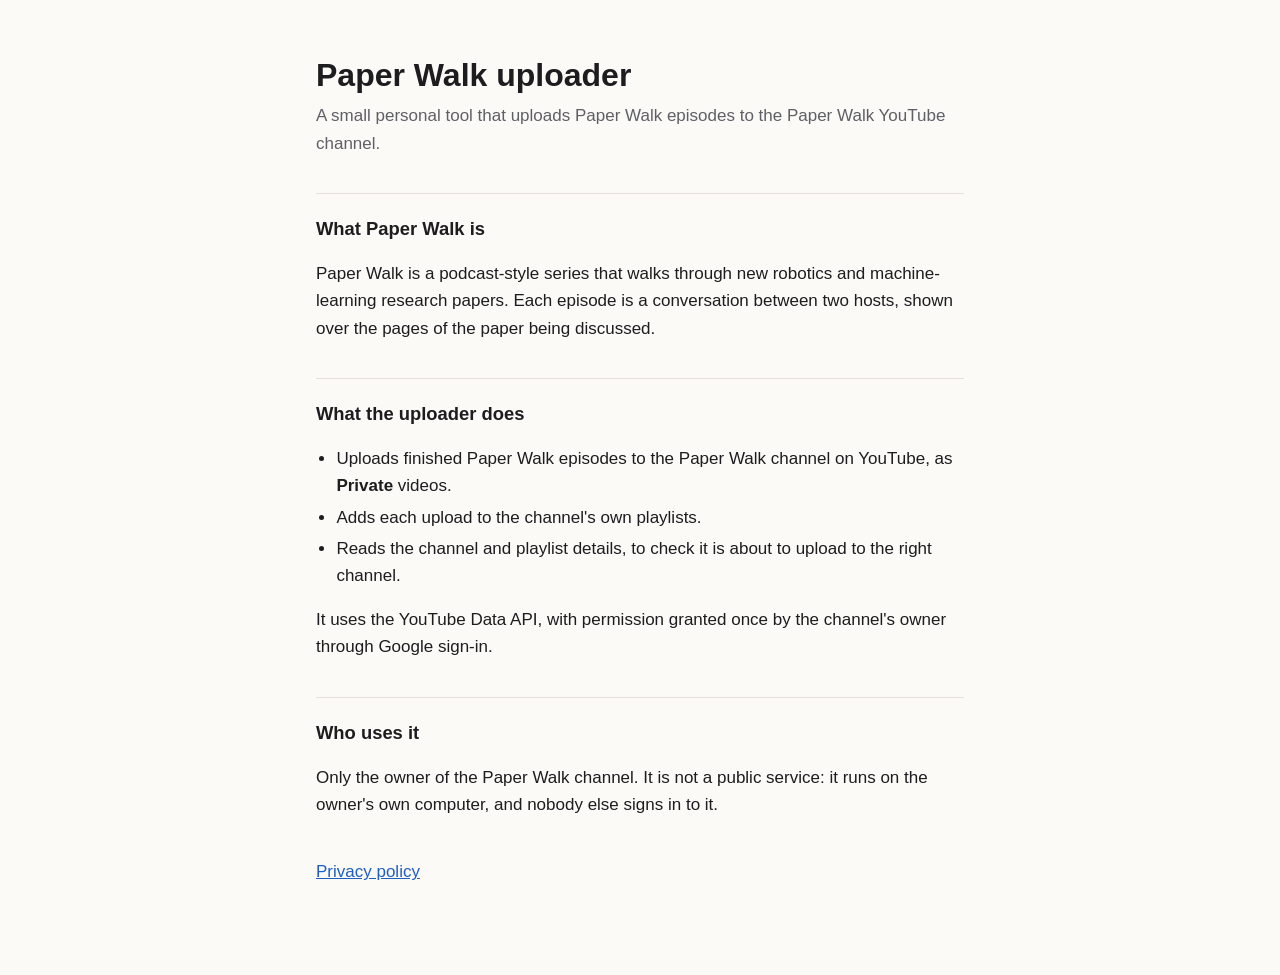
<file: index.html>
<!doctype html>
<html lang="en">
<head>
<meta charset="utf-8">
<meta name="viewport" content="width=device-width, initial-scale=1">
<title>Paper Walk uploader</title>
<link rel="stylesheet" href="style.css">
</head>
<body>
<main>
  <h1>Paper Walk uploader</h1>
  <p class="lede">A small personal tool that uploads Paper Walk episodes to the Paper Walk YouTube channel.</p>

  <h2>What Paper Walk is</h2>
  <p>Paper Walk is a podcast-style series that walks through new robotics and machine-learning research papers.
  Each episode is a conversation between two hosts, shown over the pages of the paper being discussed.</p>

  <h2>What the uploader does</h2>
  <ul>
    <li>Uploads finished Paper Walk episodes to the Paper Walk channel on YouTube, as <strong>Private</strong> videos.</li>
    <li>Adds each upload to the channel's own playlists.</li>
    <li>Reads the channel and playlist details, to check it is about to upload to the right channel.</li>
  </ul>
  <p>It uses the YouTube Data API, with permission granted once by the channel's owner through Google sign-in.</p>

  <h2>Who uses it</h2>
  <p>Only the owner of the Paper Walk channel. It is not a public service: it runs on the owner's own computer,
  and nobody else signs in to it.</p>

  <p class="links"><a href="privacy.html">Privacy policy</a></p>
</main>
</body>
</html>
</file>
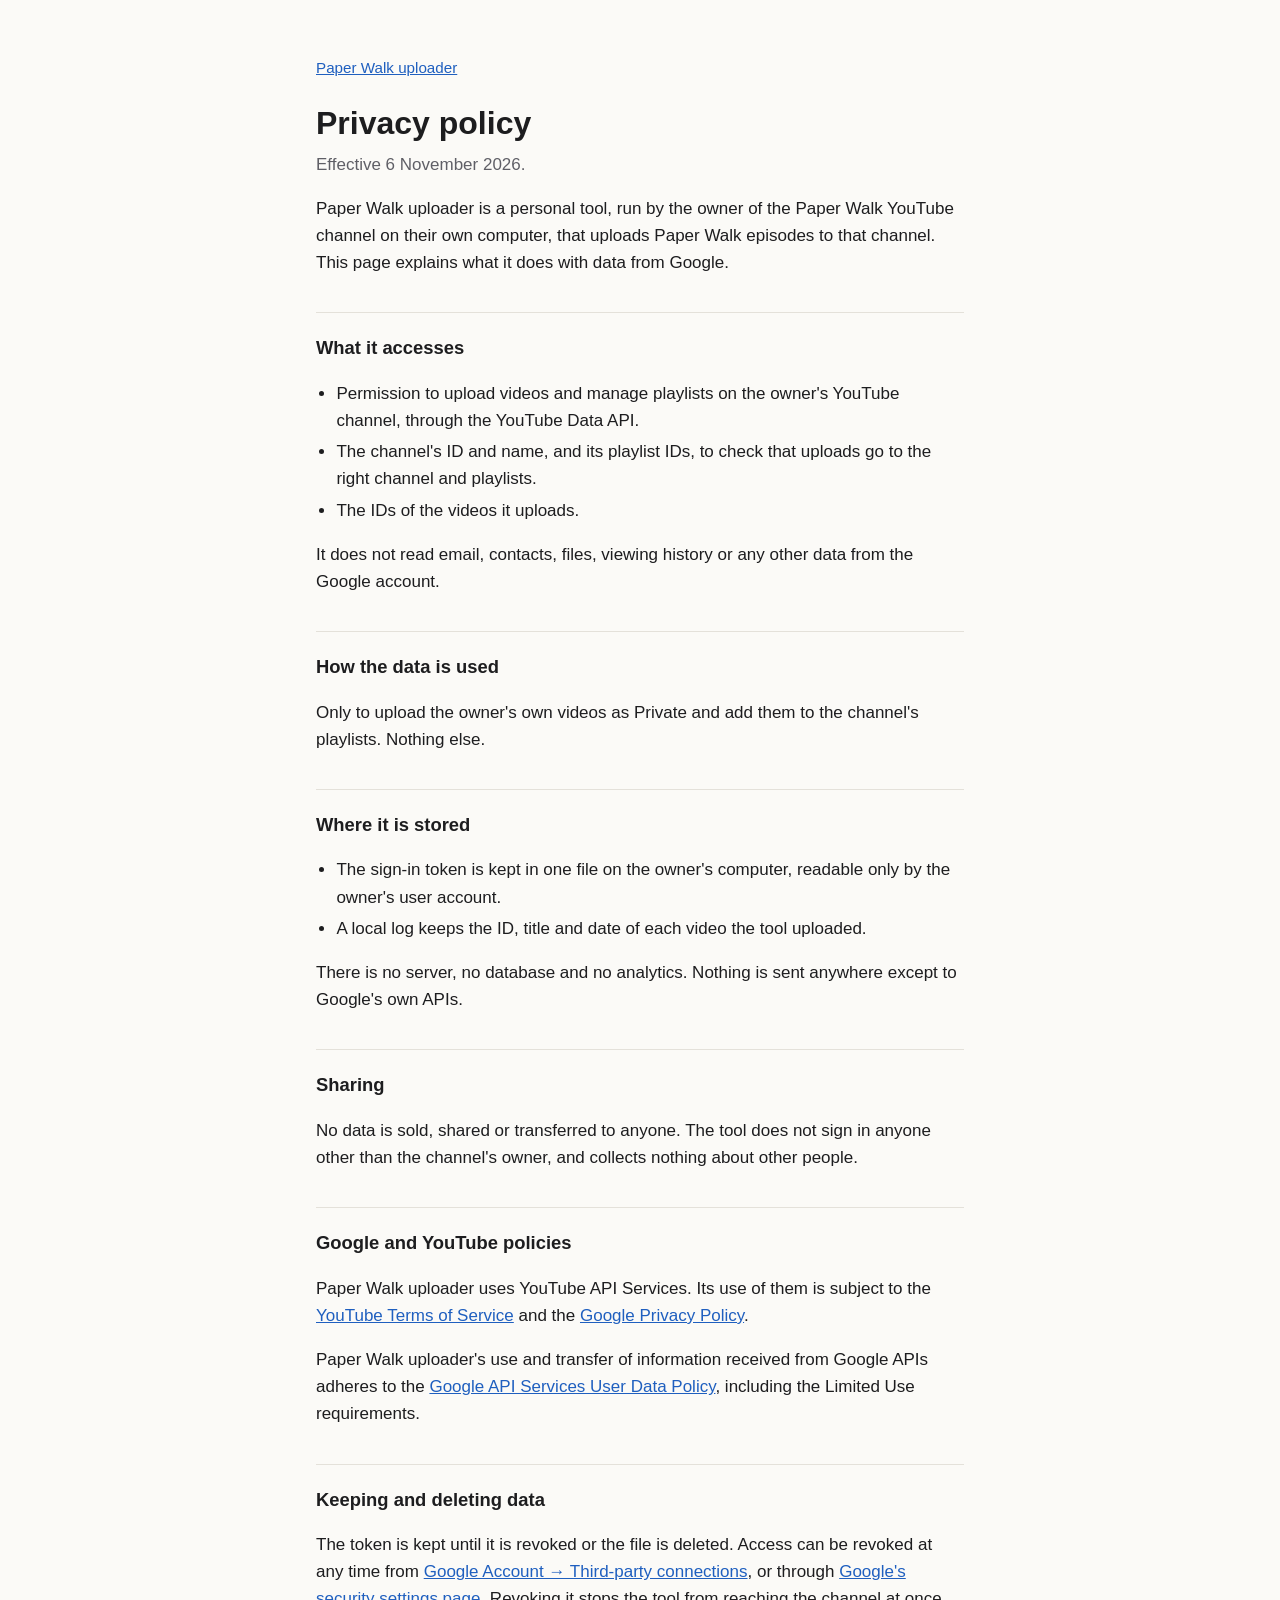
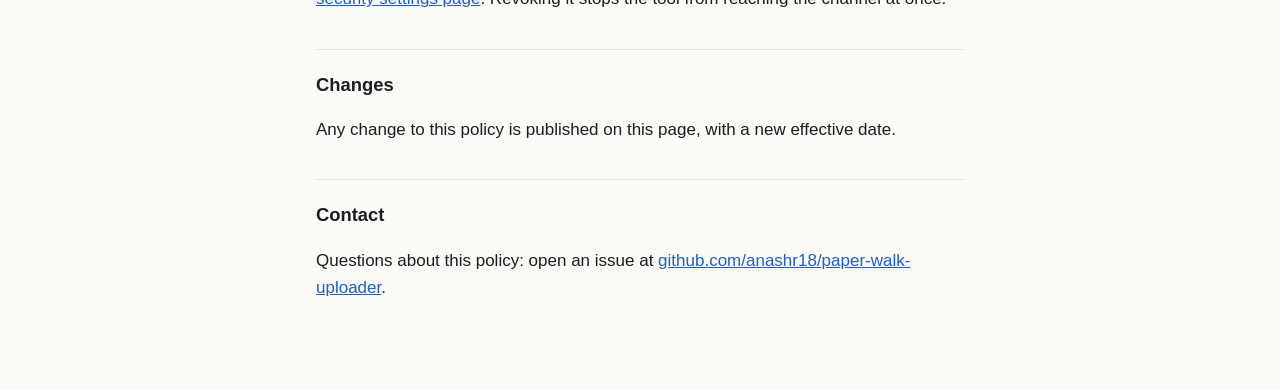
<file: privacy.html>
<!doctype html>
<html lang="en">
<head>
<meta charset="utf-8">
<meta name="viewport" content="width=device-width, initial-scale=1">
<title>Privacy policy · Paper Walk uploader</title>
<link rel="stylesheet" href="style.css">
</head>
<body>
<main>
  <p class="back"><a href="./">Paper Walk uploader</a></p>
  <h1>Privacy policy</h1>
  <p class="lede">Effective 6 November 2026.</p>

  <p>Paper Walk uploader is a personal tool, run by the owner of the Paper Walk YouTube channel on their own computer,
  that uploads Paper Walk episodes to that channel. This page explains what it does with data from Google.</p>

  <h2>What it accesses</h2>
  <ul>
    <li>Permission to upload videos and manage playlists on the owner's YouTube channel, through the YouTube Data API.</li>
    <li>The channel's ID and name, and its playlist IDs, to check that uploads go to the right channel and playlists.</li>
    <li>The IDs of the videos it uploads.</li>
  </ul>
  <p>It does not read email, contacts, files, viewing history or any other data from the Google account.</p>

  <h2>How the data is used</h2>
  <p>Only to upload the owner's own videos as Private and add them to the channel's playlists. Nothing else.</p>

  <h2>Where it is stored</h2>
  <ul>
    <li>The sign-in token is kept in one file on the owner's computer, readable only by the owner's user account.</li>
    <li>A local log keeps the ID, title and date of each video the tool uploaded.</li>
  </ul>
  <p>There is no server, no database and no analytics. Nothing is sent anywhere except to Google's own APIs.</p>

  <h2>Sharing</h2>
  <p>No data is sold, shared or transferred to anyone. The tool does not sign in anyone other than the channel's owner,
  and collects nothing about other people.</p>

  <h2>Google and YouTube policies</h2>
  <p>Paper Walk uploader uses YouTube API Services. Its use of them is subject to the
  <a href="https://www.youtube.com/t/terms">YouTube Terms of Service</a> and the
  <a href="https://policies.google.com/privacy">Google Privacy Policy</a>.</p>
  <p>Paper Walk uploader's use and transfer of information received from Google APIs adheres to the
  <a href="https://developers.google.com/terms/api-services-user-data-policy">Google API Services User Data Policy</a>,
  including the Limited Use requirements.</p>

  <h2>Keeping and deleting data</h2>
  <p>The token is kept until it is revoked or the file is deleted. Access can be revoked at any time from
  <a href="https://myaccount.google.com/connections">Google Account → Third-party connections</a>, or through
  <a href="https://security.google.com/settings/security/permissions">Google's security settings page</a>.
  Revoking it stops the tool from reaching the channel at once.</p>

  <h2>Changes</h2>
  <p>Any change to this policy is published on this page, with a new effective date.</p>

  <h2>Contact</h2>
  <p>Questions about this policy: open an issue at
  <a href="https://github.com/anashr18/paper-walk-uploader/issues">github.com/anashr18/paper-walk-uploader</a>.</p>
</main>
</body>
</html>
</file>
<file: style.css>
:root {
  --bg: #fbfaf7;
  --fg: #1d1d1f;
  --muted: #5f5f66;
  --link: #1f5fbf;
  --rule: #e4e1da;
  color-scheme: light dark;
}
@media (prefers-color-scheme: dark) {
  :root {
    --bg: #17171a;
    --fg: #ececef;
    --muted: #a3a3ab;
    --link: #8ab4f8;
    --rule: #2c2c31;
  }
}
* { box-sizing: border-box; }
body {
  margin: 0;
  background: var(--bg);
  color: var(--fg);
  font: 17px/1.6 -apple-system, BlinkMacSystemFont, "Segoe UI", Roboto, Helvetica, Arial, sans-serif;
}
main { max-width: 680px; margin: 0 auto; padding: 56px 16px 72px; }
h1 { font-size: 2rem; line-height: 1.2; margin: 0 0 8px; }
h2 { font-size: 1.15rem; margin: 36px 0 8px; padding-top: 20px; border-top: 1px solid var(--rule); }
.lede { color: var(--muted); margin-top: 0; }
.back { margin: 0 0 24px; font-size: 0.95rem; }
.links { margin-top: 40px; }
a { color: var(--link); }
ul { padding-left: 1.2em; }
li + li { margin-top: 4px; }
</file>
